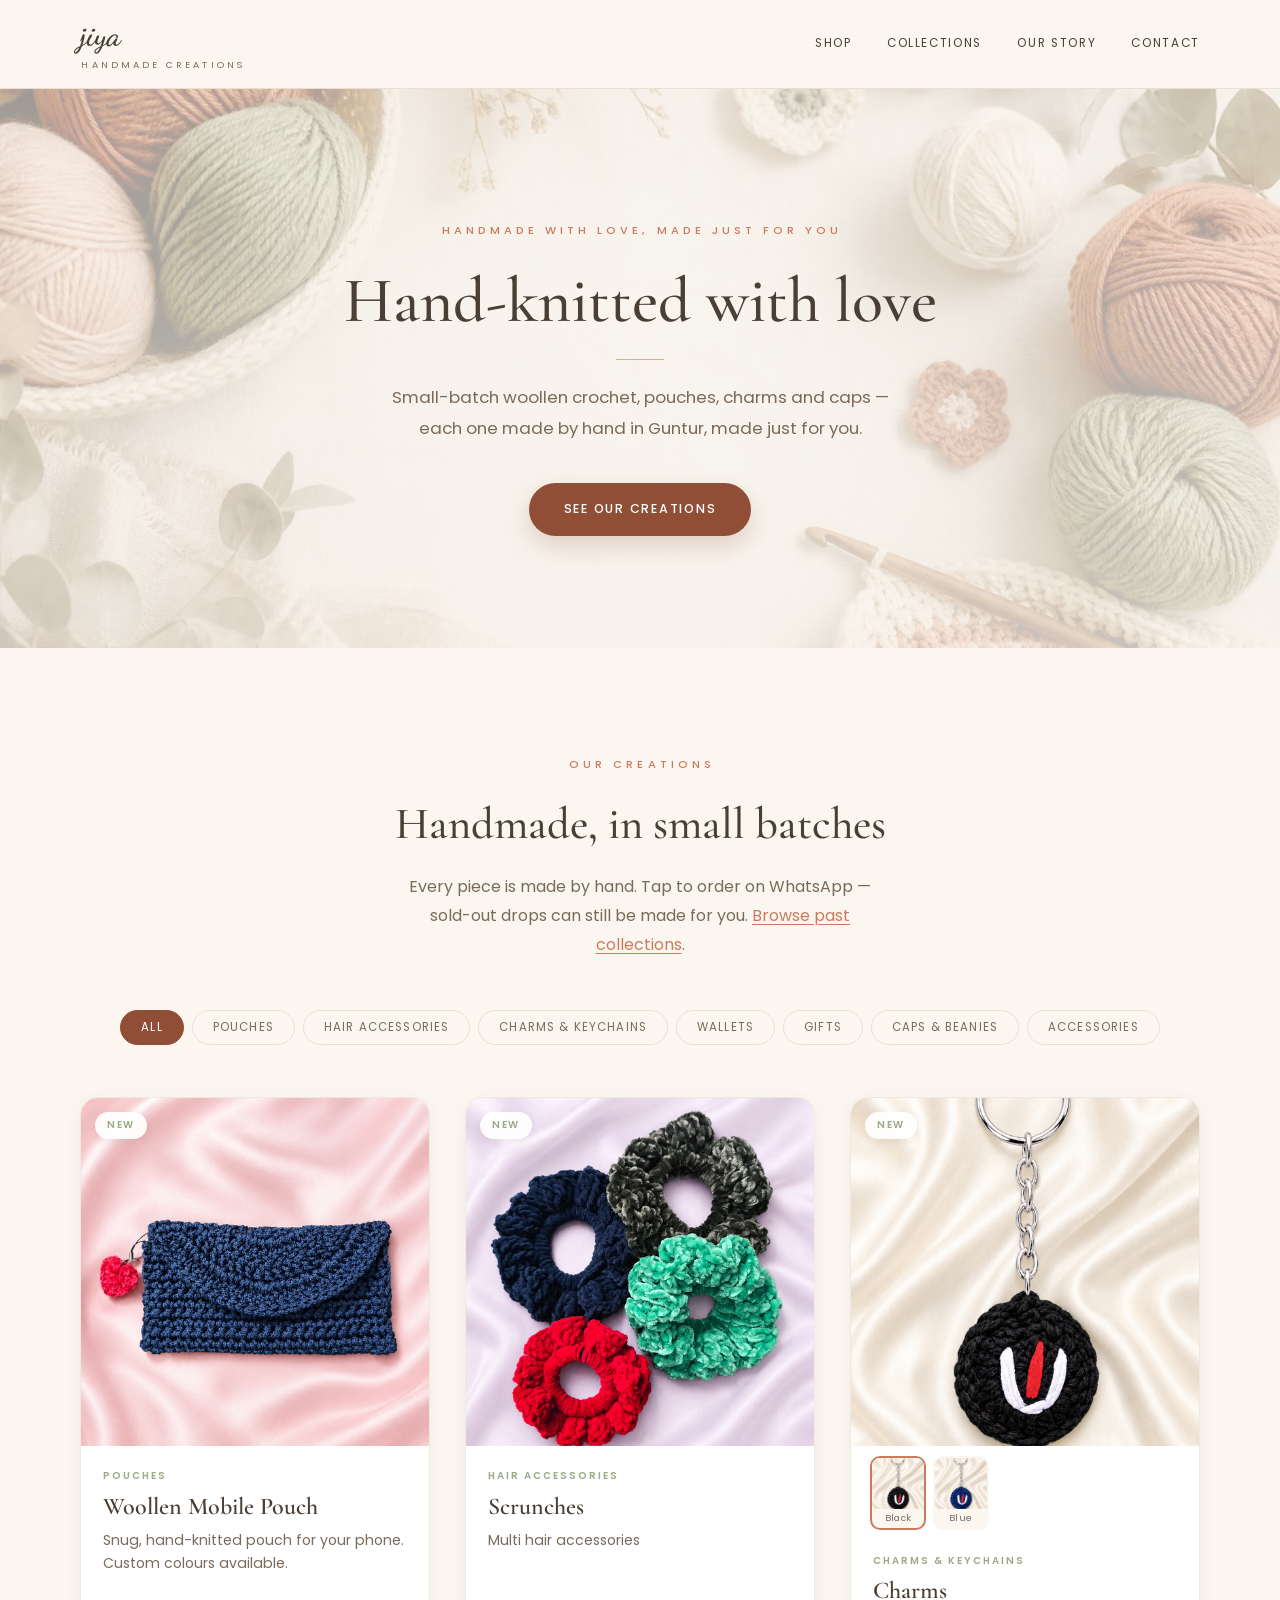
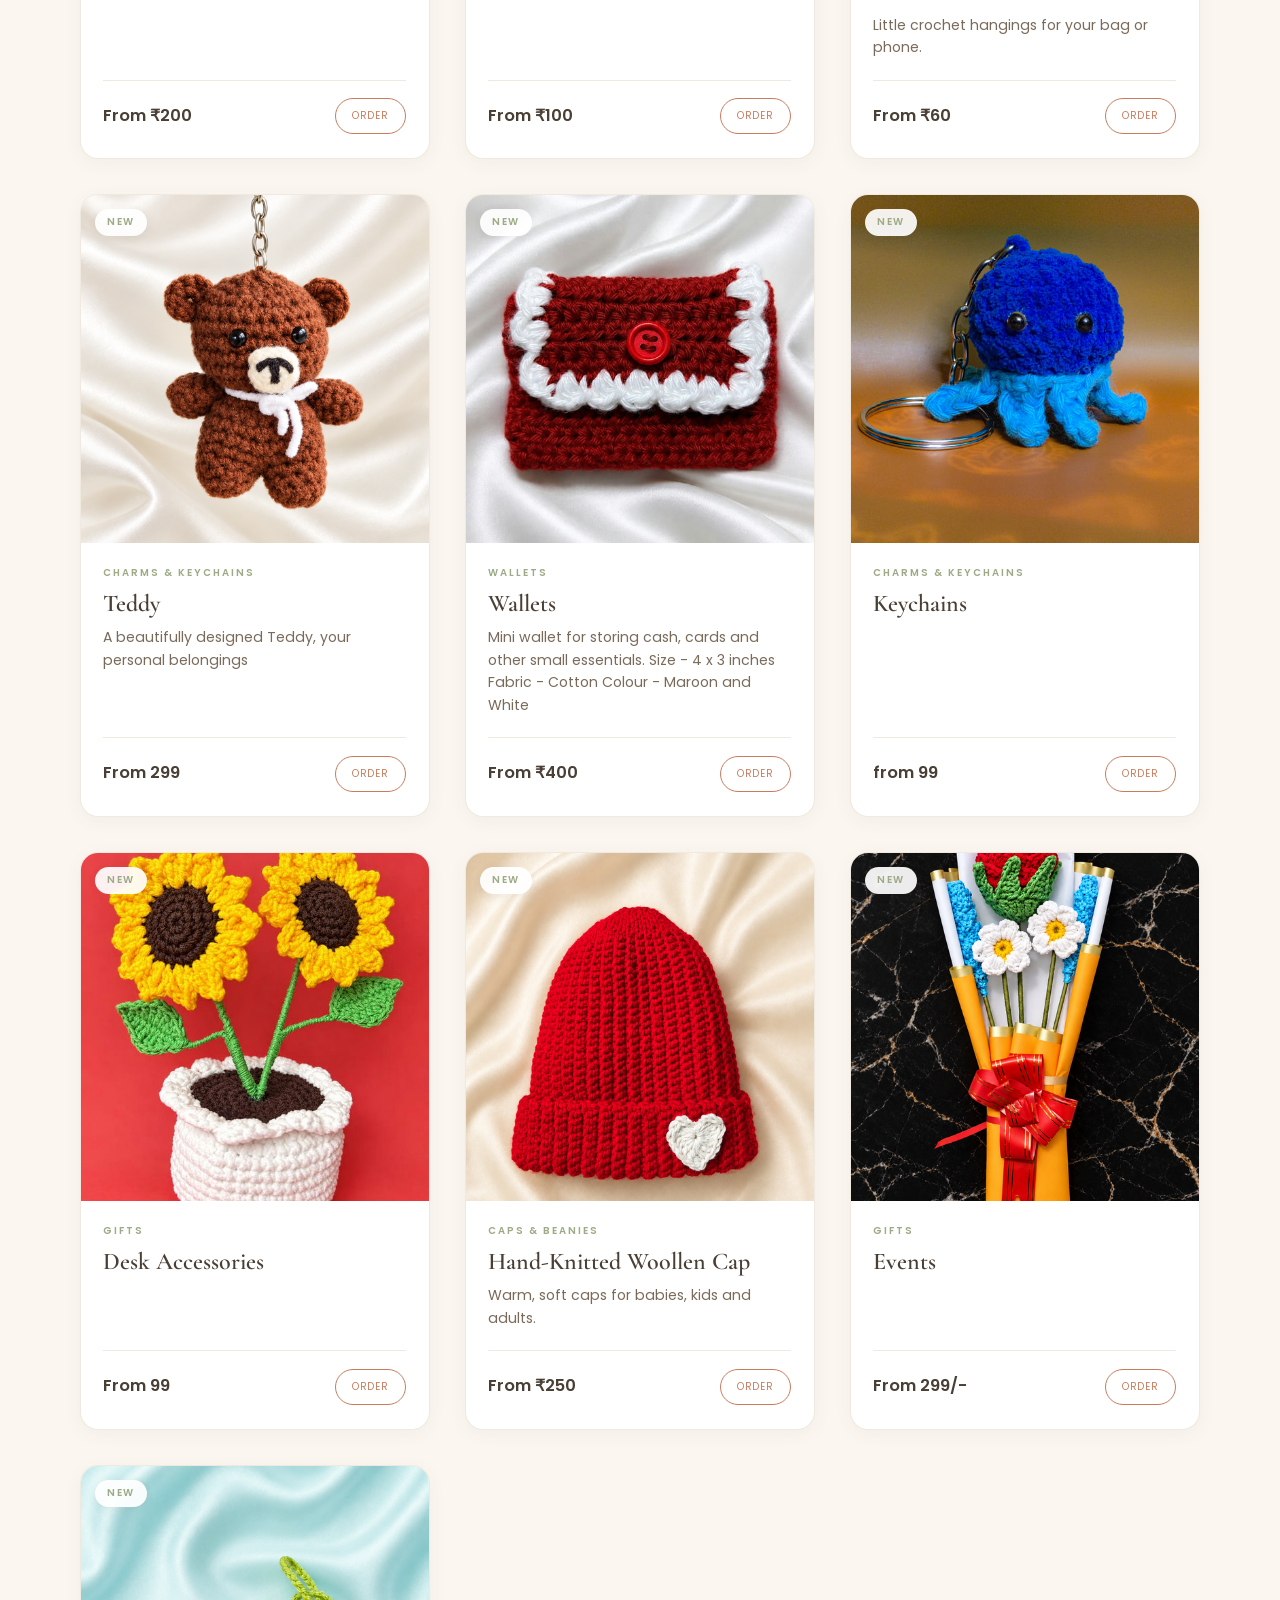
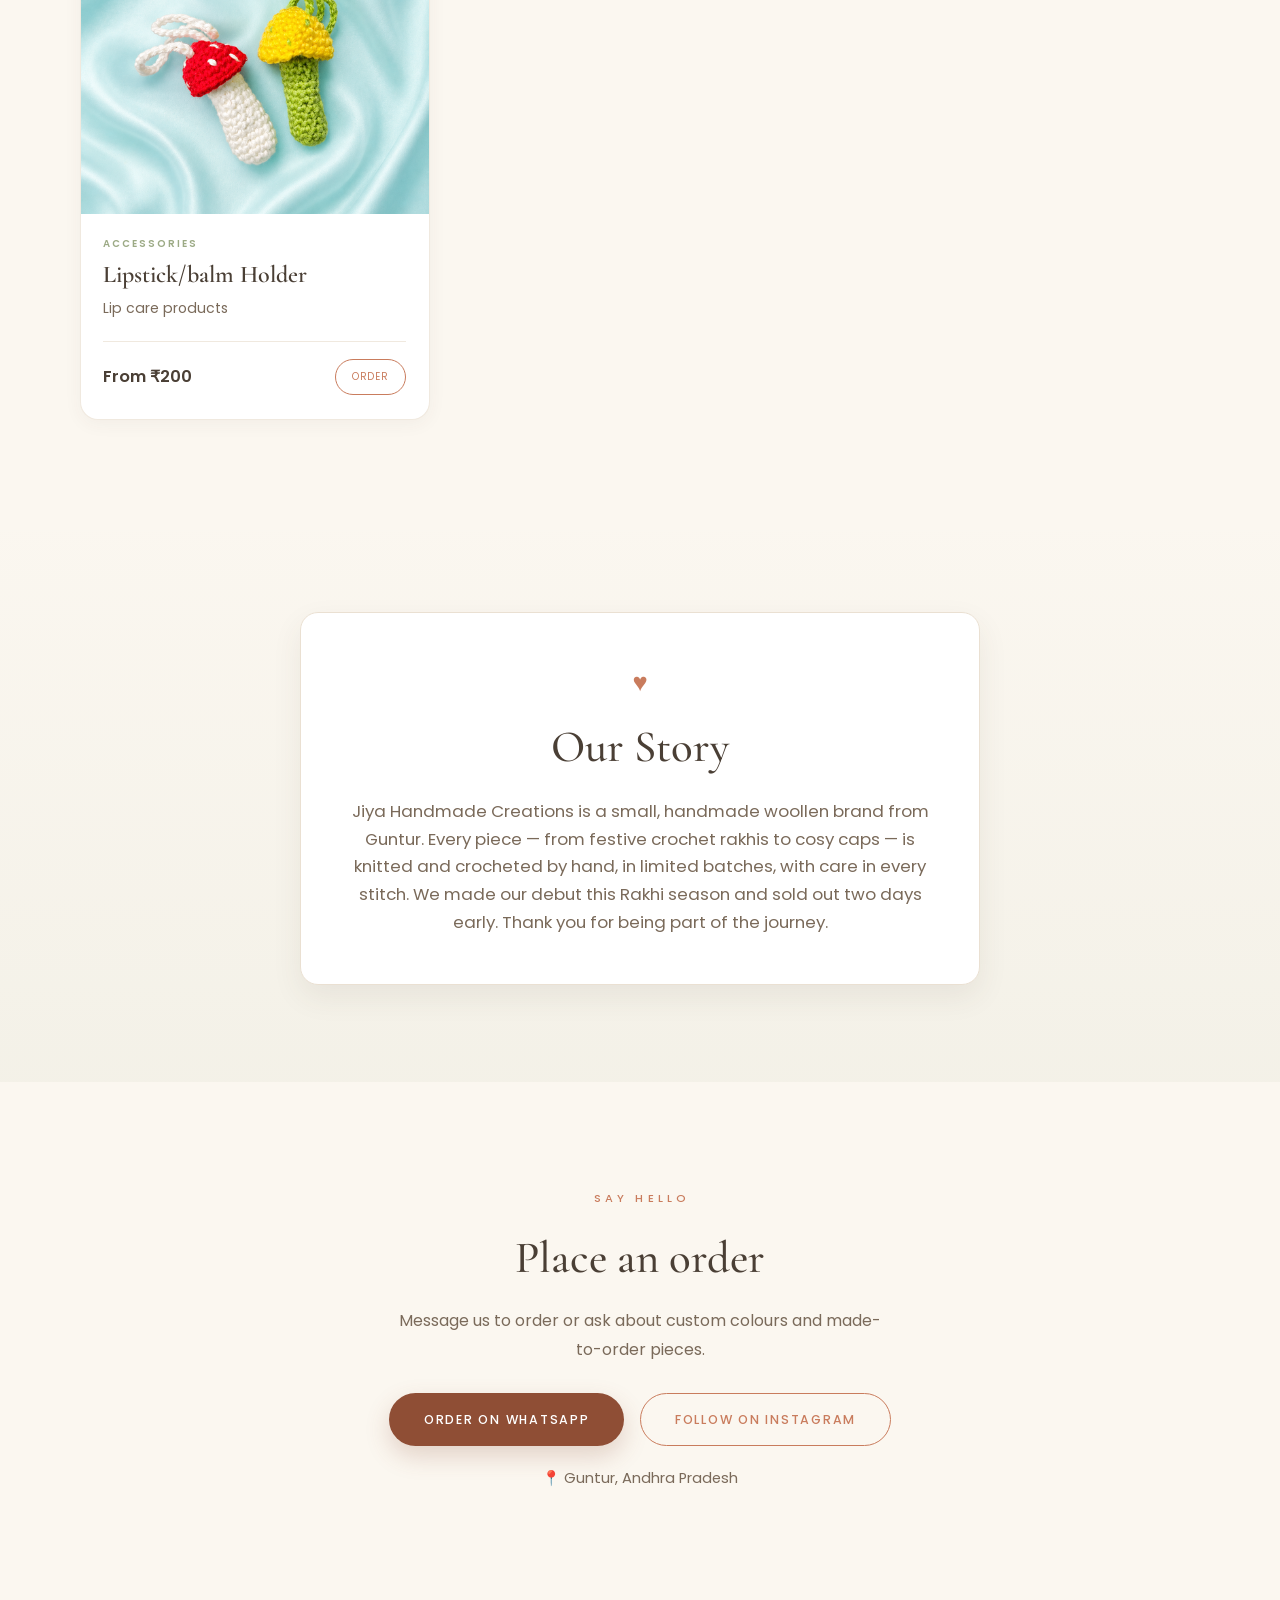
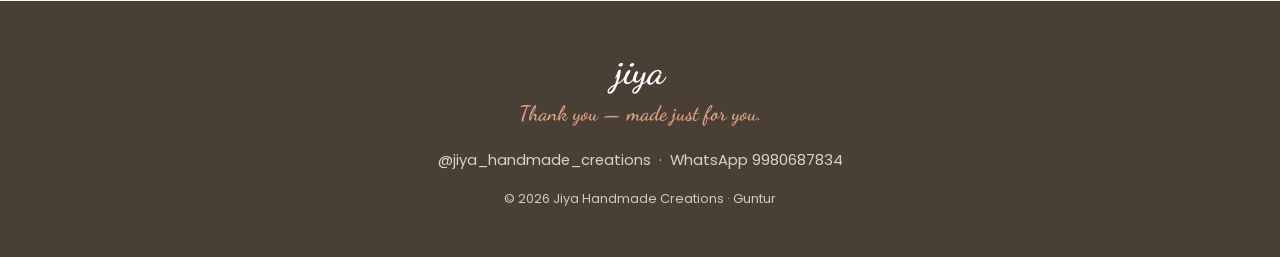
<file: index.html>
<!DOCTYPE html>
<html lang="en">
<head>
  <meta charset="UTF-8" />
  <meta name="viewport" content="width=device-width, initial-scale=1.0" />
  <title>Jiya Handmade Creations — Handmade woollen crochet from Guntur</title>
  <meta name="description" content="Jiya Handmade Creations — small-batch hand-knitted and crochet woollen pouches, charms, caps and festive rakhis, handmade in Guntur. Past drops stay in our collections and can be ordered on demand." />
  <link rel="canonical" href="https://jiyahandmade.com/" />

  <!-- Favicon / icons -->
  <link rel="icon" type="image/png" href="assets/favicon.png" />
  <link rel="apple-touch-icon" href="assets/apple-touch.png" />

  <!-- Social share preview -->
  <meta property="og:title" content="Jiya Handmade Creations" />
  <meta property="og:description" content="Handmade with love, made just for you. Hand-knitted &amp; crochet woollen creations from Guntur." />
  <meta property="og:image" content="https://jiyahandmade.com/assets/og-image.jpg" />
  <meta property="og:url" content="https://jiyahandmade.com/" />
  <meta property="og:type" content="website" />
  <meta name="twitter:card" content="summary_large_image" />
  <meta name="twitter:image" content="https://jiyahandmade.com/assets/og-image.jpg" />

  <script type="application/ld+json">
  {
    "@context": "https://schema.org",
    "@type": "LocalBusiness",
    "name": "Jiya Handmade Creations",
    "description": "Small-batch hand-knitted and crochet woollen creations from Guntur. Festive drops, pouches, charms and caps — made just for you.",
    "image": "https://jiyahandmade.com/assets/og-image.jpg",
    "url": "https://jiyahandmade.com/",
    "telephone": "+919980687834",
    "address": {
      "@type": "PostalAddress",
      "addressLocality": "Guntur",
      "addressRegion": "Andhra Pradesh",
      "addressCountry": "IN"
    },
    "sameAs": ["https://www.instagram.com/jiya_handmade_creations/"]
  }
  </script>

  <link rel="preload" as="font" href="fonts/dancing-script-600.woff2" type="font/woff2" crossorigin />
  <link rel="preload" as="image" href="assets/hero.webp" type="image/webp" fetchpriority="high" />
  <link rel="stylesheet" href="styles.css" />
</head>
<body>

  <!-- ===================== HEADER ===================== -->
  <header class="site-header" id="top">
    <nav class="nav container">
      <a class="brand" href="#top">
        <span class="brand-script">jiya</span>
        <span class="brand-sub">Handmade Creations</span>
      </a>
      <div class="nav-links">
        <a href="#products">Shop</a>
        <a href="collections/">Collections</a>
        <a href="#about">Our Story</a>
        <a href="#contact">Contact</a>
      </div>
    </nav>
  </header>

  <main>

  <!-- ===================== HERO ===================== -->
  <section class="hero">
    <div class="hero-bg" aria-hidden="true">
      <picture>
        <source type="image/webp" srcset="assets/hero.webp" />
        <img src="assets/hero.jpg" alt="" width="1600" height="1067" fetchpriority="high" decoding="async" />
      </picture>
    </div>
    <div class="container hero-inner">
      <p class="eyebrow">Handmade with love, made just for you</p>
      <h1 id="hero-heading" class="hero-heading">Hand-knitted with love</h1>
      <p id="hero-subheading" class="hero-sub">Small-batch woollen crochet, pouches, charms and caps — each one made by hand in Guntur, made just for you.</p>
      <a id="hero-button" href="#products" class="btn btn-primary">See our creations</a>
    </div>
  </section>

  <!-- ===================== PRODUCTS ===================== -->
  <section class="section" id="products">
    <div class="container">
      <div class="section-head reveal">
        <p class="section-eyebrow">Our Creations</p>
        <h2 class="section-title">Handmade, in small batches</h2>
        <p class="section-note">Every piece is made by hand. Tap to order on WhatsApp — sold-out drops can still be made for you. <a href="collections/">Browse past collections</a>.</p>
      </div>

      <div id="filters" class="filters"></div>
      <div id="product-grid" class="product-grid"></div>
      <p id="empty-note" class="empty-note" hidden>Nothing in this category right now. <a href="collections/">See past collections</a> or check back soon.</p>
    </div>
  </section>

  <!-- ===================== ABOUT ===================== -->
  <section class="section section-about" id="about">
    <div class="container about-inner">
      <div class="about-card reveal">
        <span class="about-heart" aria-hidden="true">♥</span>
        <h2 id="about-heading" class="section-title">Our Story</h2>
        <p id="about-text" class="about-text">Jiya Handmade Creations is a small, handmade woollen brand from Guntur. Every piece — from festive crochet rakhis to cosy caps — is knitted and crocheted by hand, in limited batches, with care in every stitch. We made our debut this Rakhi season and sold out two days early. Thank you for being part of the journey.</p>
      </div>
    </div>
  </section>

  <!-- ===================== CONTACT ===================== -->
  <section class="section section-contact" id="contact">
    <div class="container contact-inner reveal">
      <p class="section-eyebrow">Say hello</p>
      <h2 class="section-title">Place an order</h2>
      <p class="section-note">Message us to order or ask about custom colours and made-to-order pieces.</p>
      <div class="contact-buttons">
        <a id="contact-whatsapp" class="btn btn-primary" href="#" target="_blank" rel="noopener">Order on WhatsApp</a>
        <a id="contact-instagram" class="btn btn-outline" href="#" target="_blank" rel="noopener">Follow on Instagram</a>
      </div>
      <p id="contact-location" class="contact-location"></p>
    </div>
  </section>

  </main>

  <!-- ===================== FOOTER ===================== -->
  <footer class="site-footer">
    <div class="container footer-inner">
      <span class="brand-script footer-logo">jiya</span>
      <p class="footer-tagline">Thank you — made just for you.</p>
      <p id="footer-contact" class="footer-contact"></p>
      <p class="footer-copy">&copy; <span id="year">2026</span> Jiya Handmade Creations · Guntur</p>
    </div>
  </footer>

  <script src="content.js" defer></script>
  <script src="cards.js" defer></script>
  <script src="app.js" defer></script>
</body>
</html>
</file>
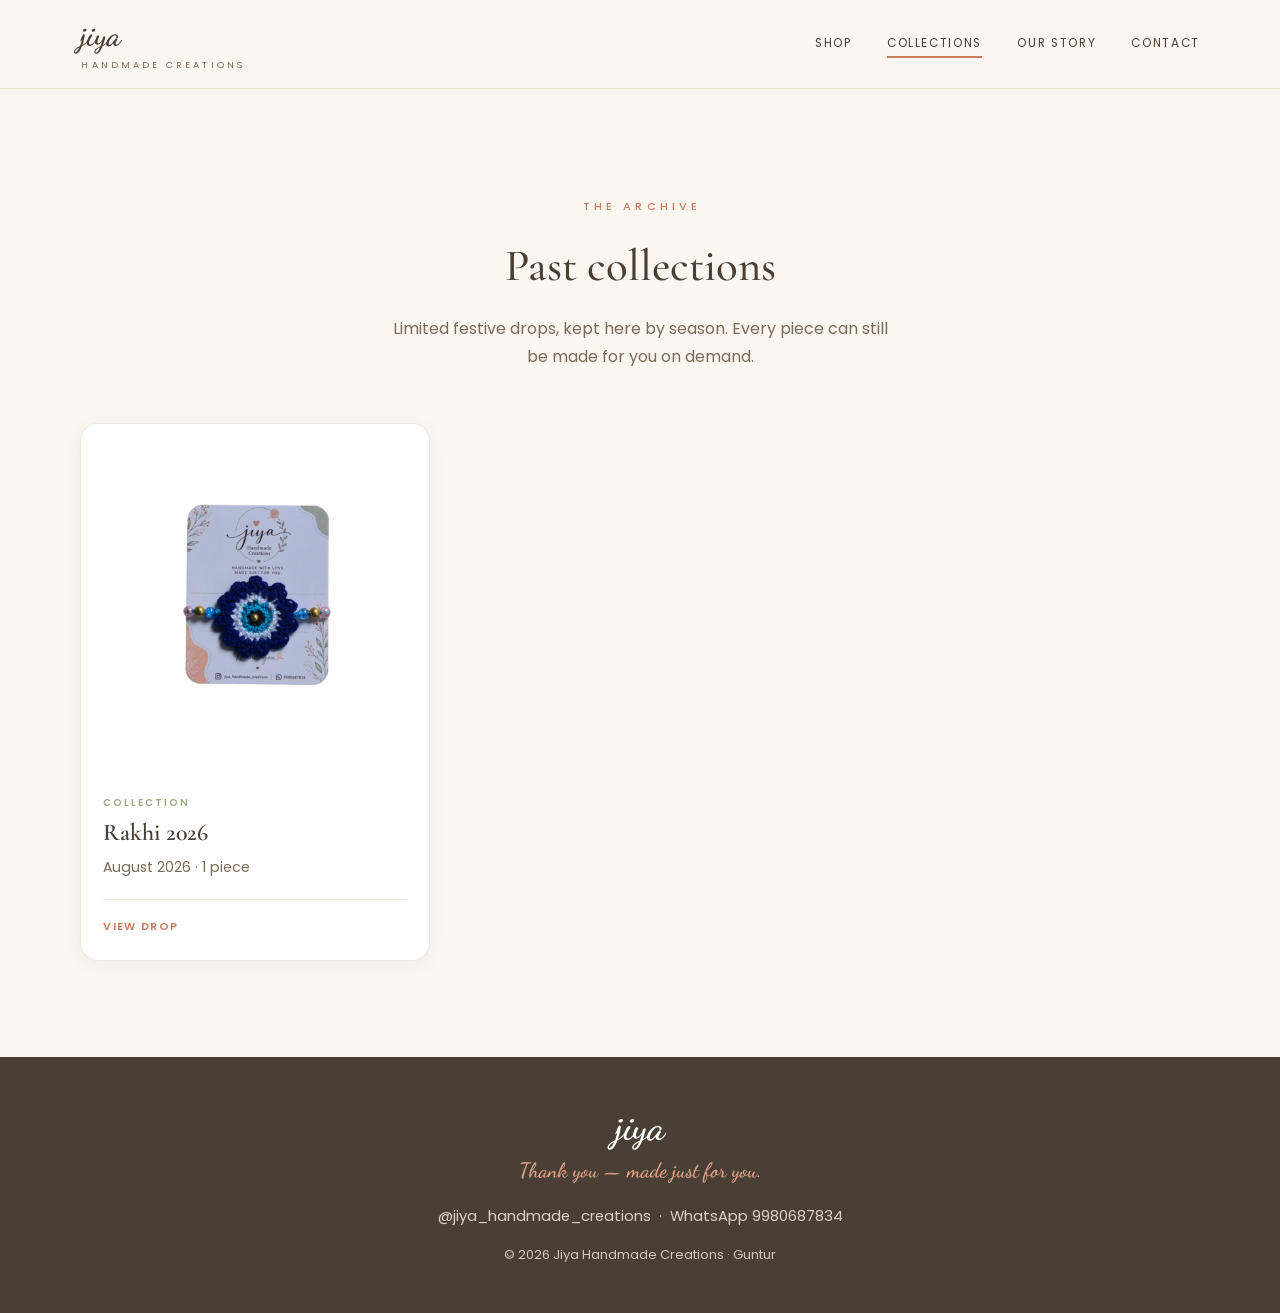
<file: collections/index.html>
<!DOCTYPE html>
<html lang="en">
<head>
  <meta charset="UTF-8" />
  <meta name="viewport" content="width=device-width, initial-scale=1.0" />
  <title>Past collections — Jiya Handmade Creations</title>
  <meta name="description" content="Past seasonal collections from Jiya Handmade Creations — limited festive drops from Guntur, still available on demand." />
  <link rel="canonical" href="https://jiyahandmade.com/collections/" />
  <link rel="icon" type="image/png" href="../assets/favicon.png" />
  <link rel="apple-touch-icon" href="../assets/apple-touch.png" />
  <meta property="og:title" content="Past collections — Jiya Handmade Creations" />
  <meta property="og:description" content="Past seasonal collections from Jiya Handmade Creations — limited festive drops from Guntur, still available on demand." />
  <meta property="og:image" content="https://jiyahandmade.com/assets/og-image.jpg" />
  <meta property="og:url" content="https://jiyahandmade.com/collections/" />
  <meta property="og:type" content="website" />
  <meta name="twitter:card" content="summary_large_image" />
  <meta name="twitter:image" content="https://jiyahandmade.com/assets/og-image.jpg" />
  <link rel="preload" as="font" href="../fonts/dancing-script-600.woff2" type="font/woff2" crossorigin />
  <link rel="stylesheet" href="../styles.css" />
  <script type="application/ld+json">{"@context":"https://schema.org","@type":"CollectionPage","name":"Past collections — Jiya Handmade Creations","url":"https://jiyahandmade.com/collections/","isPartOf":{"@type":"WebSite","name":"Jiya Handmade Creations","url":"https://jiyahandmade.com/"}}</script>
</head>
<body>

  <header class="site-header" id="top">
    <nav class="nav container">
      <a class="brand" href="../">
        <span class="brand-script">jiya</span>
        <span class="brand-sub">Handmade Creations</span>
      </a>
      <div class="nav-links">
        <a href="../#products">Shop</a>
        <a href="index.html" aria-current="page">Collections</a>
        <a href="../#about">Our Story</a>
        <a href="../#contact">Contact</a>
      </div>
    </nav>
  </header>
  <main>
  <section class="section">
    <div class="container">
      <div class="section-head">
        <p class="section-eyebrow">The archive</p>
        <h1 class="section-title">Past collections</h1>
        <p class="section-note">Limited festive drops, kept here by season. Every piece can still be made for you on demand.</p>
      </div>
      <div class="collection-grid"><a class="card collection-card" href="rakhi-2026.html">
          <div class="card-media"><img src="../images/products/recSxWD71sYirhQzr.png" alt="Rakhi 2026" width="600" height="600" /></div>
          <div class="card-body">
            <span class="card-cat">Collection</span>
            <h2 class="card-name">Rakhi 2026</h2>
            <p class="card-desc">August 2026 · 1 piece</p>
            <p class="collection-cta">View drop</p>
          </div>
        </a></div>
    </div>
  </section>

  </main>
  <footer class="site-footer">
    <div class="container footer-inner">
      <span class="brand-script footer-logo">jiya</span>
      <p class="footer-tagline">Thank you — made just for you.</p>
      <p class="footer-contact">@jiya_handmade_creations &nbsp;·&nbsp; WhatsApp 9980687834</p>
      <p class="footer-copy">&copy; 2026 Jiya Handmade Creations · Guntur</p>
    </div>
  </footer>
</body>
</html>
</file>
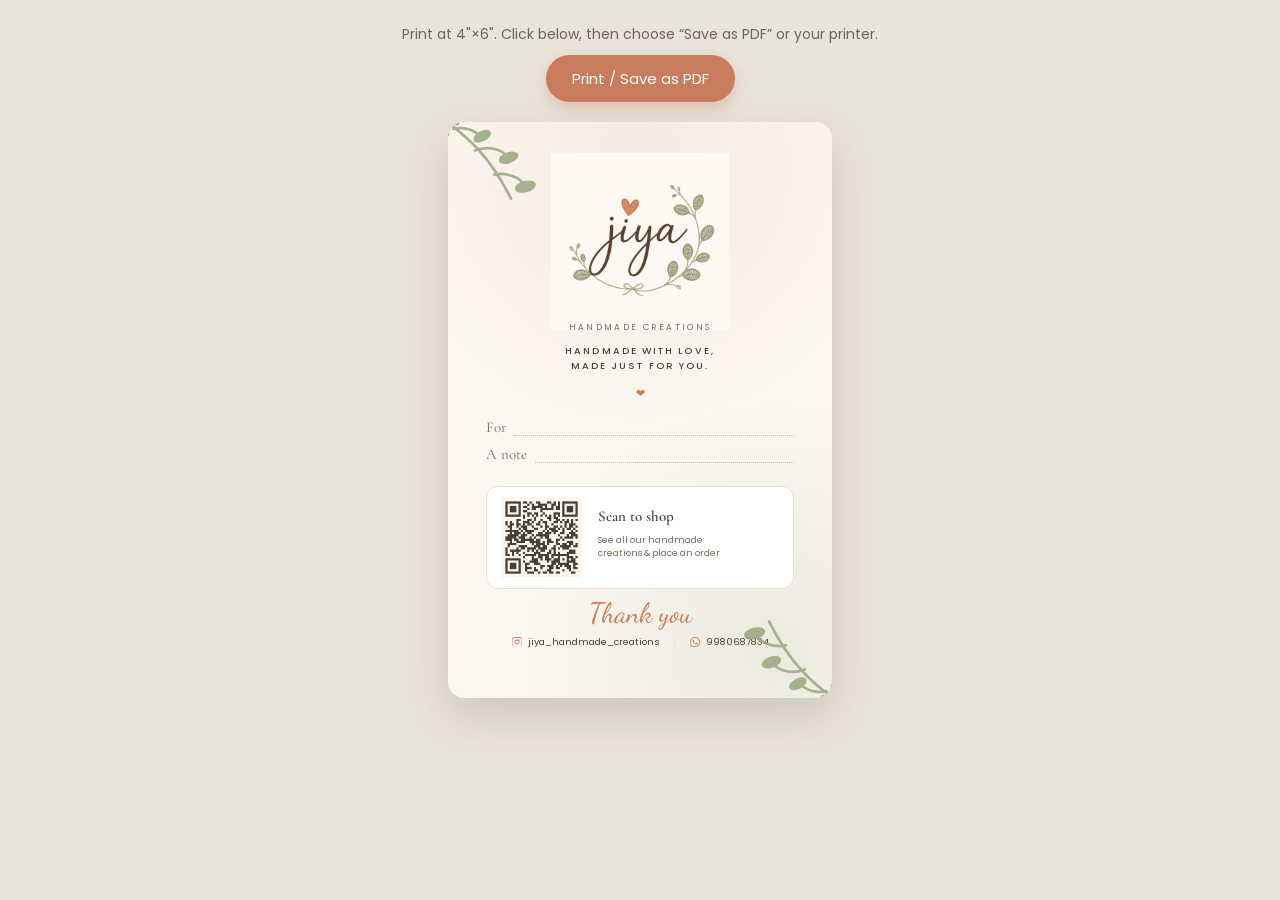
<file: thank-you-card.html>
<!DOCTYPE html>
<html lang="en">
<head>
<meta charset="UTF-8" />
<meta name="viewport" content="width=device-width, initial-scale=1.0" />
<title>Jiya — Printable Thank You Card</title>
<link rel="preconnect" href="https://fonts.googleapis.com" />
<link rel="preconnect" href="https://fonts.gstatic.com" crossorigin />
<link href="https://fonts.googleapis.com/css2?family=Cormorant+Garamond:wght@500;600&family=Dancing+Script:wght@600;700&family=Poppins:wght@300;400;500&display=swap" rel="stylesheet" />
<style>
  :root {
    --terracotta: #C97C5D;
    --blush: #E0A085;
    --sage: #9CAA85;
    --cocoa: #4A3F35;
    --taupe: #7A6A5A;
    --cream: #FBF7F0;
    --sand: #EAE0D2;
  }

  * { box-sizing: border-box; }

  body {
    margin: 0;
    background: #e9e4db;
    font-family: "Poppins", sans-serif;
    color: var(--cocoa);
    display: flex;
    flex-direction: column;
    align-items: center;
    padding: 24px;
  }

  /* Screen-only helper bar */
  .toolbar {
    margin-bottom: 20px;
    text-align: center;
  }
  .toolbar p { color: #6b6459; font-size: 14px; margin: 0 0 10px; }
  .print-btn {
    font-family: "Poppins", sans-serif;
    background: var(--terracotta);
    color: #fff;
    border: none;
    padding: 12px 26px;
    border-radius: 999px;
    font-size: 15px;
    cursor: pointer;
    box-shadow: 0 6px 16px rgba(201,124,93,.35);
  }

  /* ---- The card ---- */
  .card {
    position: relative;
    width: 4in;
    height: 6in;
    background:
      radial-gradient(circle at 50% 8%, rgba(224,160,133,.14), transparent 45%),
      radial-gradient(circle at 85% 92%, rgba(156,170,133,.16), transparent 40%),
      var(--cream);
    border-radius: 16px;
    overflow: hidden;
    box-shadow: 0 18px 45px rgba(74,63,53,.18);
    padding: 0.32in 0.4in 0.28in;
    display: flex;
    flex-direction: column;
    align-items: center;
    text-align: center;
  }

  /* Corner botanicals */
  .sprig {
    position: absolute;
    width: 1.5in;
    height: 1.5in;
    opacity: .9;
    pointer-events: none;
  }
  .sprig.tl { top: -0.18in; left: -0.22in; transform: rotate(0deg); }
  .sprig.br { bottom: -0.18in; right: -0.22in; transform: rotate(180deg); }

  .logo {
    width: 1.85in;
    height: auto;
    margin-top: 0;
  }
  .brand-sub {
    font-size: 8.5px;
    letter-spacing: .28em;
    text-transform: uppercase;
    color: var(--taupe);
    margin-top: -0.1in;
    margin-bottom: 0.08in;
  }

  .tagline {
    font-size: 9.5px;
    letter-spacing: .22em;
    text-transform: uppercase;
    color: var(--cocoa);
    font-weight: 500;
    line-height: 1.6;
    margin: 0.02in 0 0.1in;
  }

  .divider {
    color: var(--terracotta);
    font-size: 11px;
    margin: 0.02in 0;
  }

  /* Handwriting note lines */
  .notes {
    width: 100%;
    margin: 0.04in 0 0.1in;
  }
  .note-row {
    display: flex;
    align-items: flex-end;
    gap: 8px;
    margin: 0.1in 0;
  }
  .note-label {
    font-family: "Cormorant Garamond", serif;
    font-size: 15px;
    color: var(--taupe);
    white-space: nowrap;
  }
  .note-line {
    flex: 1;
    border-bottom: 1.4px dotted #c9bda9;
    height: 0.16in;
  }

  /* QR block */
  .qr-block {
    display: flex;
    align-items: center;
    gap: 0.16in;
    background: #fff;
    border: 1px solid var(--sand);
    border-radius: 12px;
    padding: 0.1in 0.14in;
    margin: 0.04in 0 0.02in;
    width: 100%;
  }
  .qr-block img { width: 0.85in; height: 0.85in; display: block; }
  .qr-text { text-align: left; }
  .qr-text .scan {
    font-family: "Cormorant Garamond", serif;
    font-weight: 600;
    font-size: 15px;
    color: var(--cocoa);
    line-height: 1.2;
    margin: 0 0 2px;
  }
  .qr-text .scan-sub {
    font-size: 9px;
    color: var(--taupe);
    line-height: 1.35;
  }

  .thankyou {
    font-family: "Dancing Script", cursive;
    font-size: 28px;
    color: var(--terracotta);
    margin: 0.09in 0 0.02in;
    line-height: 1;
  }

  .contact {
    display: flex;
    align-items: center;
    justify-content: center;
    gap: 0.14in;
    font-size: 9.5px;
    color: var(--cocoa);
    margin-top: 0.06in;
  }
  .contact .item { display: flex; align-items: center; gap: 5px; }
  .contact svg { width: 12px; height: 12px; fill: var(--terracotta); }
  .contact .sep { color: var(--sand); }

  @media print {
    @page { size: 4in 6in; margin: 0; }
    body { background: #fff; padding: 0; display: block; }
    .toolbar { display: none; }
    .card {
      box-shadow: none;
      border-radius: 0;
      width: 4in;
      height: 6in;
    }
  }

  /* Clean, card-only view for previews (add #preview to the URL) */
  body.previewmode { padding: 0; background: #efe9df; }
  body.previewmode .toolbar { display: none; }
</style>
</head>
<body>

  <div class="toolbar">
    <p>Print at 4&quot;&times;6&quot;. Click below, then choose &ldquo;Save as PDF&rdquo; or your printer.</p>
    <button class="print-btn" onclick="window.print()">Print / Save as PDF</button>
  </div>

  <div class="card">
    <!-- corner botanicals -->
    <svg class="sprig tl" viewBox="0 0 120 120" xmlns="http://www.w3.org/2000/svg" aria-hidden="true">
      <g fill="none" stroke="#9CAA85" stroke-width="2.2" stroke-linecap="round">
        <path d="M8 8 C34 26, 52 42, 70 78" />
        <path d="M22 20 C30 18, 40 20, 46 28" />
        <path d="M40 38 C50 34, 62 36, 68 44" />
        <path d="M56 58 C66 56, 78 60, 82 68" />
      </g>
      <g fill="#9CAA85">
        <ellipse cx="46" cy="26" rx="8" ry="4.4" transform="rotate(-28 46 26)"/>
        <ellipse cx="68" cy="44" rx="8.5" ry="4.6" transform="rotate(-20 68 44)"/>
        <ellipse cx="82" cy="68" rx="9" ry="4.8" transform="rotate(-14 82 68)"/>
      </g>
      <g fill="#C97C5D">
        <circle cx="24" cy="14" r="3.1"/>
        <circle cx="33" cy="10" r="2.6"/>
        <circle cx="16" cy="24" r="2.6"/>
      </g>
    </svg>

    <svg class="sprig br" viewBox="0 0 120 120" xmlns="http://www.w3.org/2000/svg" aria-hidden="true">
      <g fill="none" stroke="#9CAA85" stroke-width="2.2" stroke-linecap="round">
        <path d="M8 8 C34 26, 52 42, 70 78" />
        <path d="M22 20 C30 18, 40 20, 46 28" />
        <path d="M40 38 C50 34, 62 36, 68 44" />
        <path d="M56 58 C66 56, 78 60, 82 68" />
      </g>
      <g fill="#9CAA85">
        <ellipse cx="46" cy="26" rx="8" ry="4.4" transform="rotate(-28 46 26)"/>
        <ellipse cx="68" cy="44" rx="8.5" ry="4.6" transform="rotate(-20 68 44)"/>
        <ellipse cx="82" cy="68" rx="9" ry="4.8" transform="rotate(-14 82 68)"/>
      </g>
      <g fill="#E0A085">
        <circle cx="24" cy="14" r="3.1"/>
        <circle cx="33" cy="10" r="2.6"/>
        <circle cx="16" cy="24" r="2.6"/>
      </g>
    </svg>

    <img class="logo" src="assets/jiya-logo.png" alt="Jiya Handmade Creations" />
    <div class="brand-sub">Handmade Creations</div>

    <div class="tagline">Handmade with love,<br/>made just for you.</div>

    <div class="divider">&#10084;</div>

    <div class="notes">
      <div class="note-row">
        <span class="note-label">For</span>
        <span class="note-line"></span>
      </div>
      <div class="note-row">
        <span class="note-label">A note</span>
        <span class="note-line"></span>
      </div>
    </div>

    <div class="qr-block">
      <img src="assets/qr-jiya-site.png" alt="Scan to shop Jiya" />
      <div class="qr-text">
        <p class="scan">Scan to shop</p>
        <p class="scan-sub">See all our handmade<br/>creations &amp; place an order</p>
      </div>
    </div>

    <div class="thankyou">Thank you</div>

    <div class="contact">
      <span class="item">
        <svg viewBox="0 0 24 24" aria-hidden="true"><path d="M12 2.2c3.2 0 3.58.01 4.85.07 1.17.05 1.8.25 2.22.42.56.22.96.48 1.38.9.42.42.68.82.9 1.38.17.42.37 1.05.42 2.22.06 1.27.07 1.65.07 4.85s-.01 3.58-.07 4.85c-.05 1.17-.25 1.8-.42 2.22-.22.56-.48.96-.9 1.38-.42.42-.82.68-1.38.9-.42.17-1.05.37-2.22.42-1.27.06-1.65.07-4.85.07s-3.58-.01-4.85-.07c-1.17-.05-1.8-.25-2.22-.42a3.7 3.7 0 0 1-1.38-.9 3.7 3.7 0 0 1-.9-1.38c-.17-.42-.37-1.05-.42-2.22C2.21 15.58 2.2 15.2 2.2 12s.01-3.58.07-4.85c.05-1.17.25-1.8.42-2.22.22-.56.48-.96.9-1.38.42-.42.82-.68 1.38-.9.42-.17 1.05-.37 2.22-.42C8.42 2.21 8.8 2.2 12 2.2zm0 1.8c-3.15 0-3.5.01-4.74.07-.98.04-1.51.21-1.86.35-.47.18-.8.4-1.15.75-.35.35-.57.68-.75 1.15-.14.35-.31.88-.35 1.86-.06 1.24-.07 1.59-.07 4.74s.01 3.5.07 4.74c.04.98.21 1.51.35 1.86.18.47.4.8.75 1.15.35.35.68.57 1.15.75.35.14.88.31 1.86.35 1.24.06 1.59.07 4.74.07s3.5-.01 4.74-.07c.98-.04 1.51-.21 1.86-.35.47-.18.8-.4 1.15-.75.35-.35.57-.68.75-1.15.14-.35.31-.88.35-1.86.06-1.24.07-1.59.07-4.74s-.01-3.5-.07-4.74c-.04-.98-.21-1.51-.35-1.86a3.1 3.1 0 0 0-.75-1.15 3.1 3.1 0 0 0-1.15-.75c-.35-.14-.88-.31-1.86-.35C15.5 4.01 15.15 4 12 4zm0 3.06A4.94 4.94 0 1 1 12 17a4.94 4.94 0 0 1 0-9.88zm0 1.8a3.14 3.14 0 1 0 0 6.28 3.14 3.14 0 0 0 0-6.28zm5.15-1.02a1.15 1.15 0 1 1-2.3 0 1.15 1.15 0 0 1 2.3 0z"/></svg>
        jiya_handmade_creations
      </span>
      <span class="sep">|</span>
      <span class="item">
        <svg viewBox="0 0 24 24" aria-hidden="true"><path d="M19.05 4.91A9.82 9.82 0 0 0 12.04 2C6.58 2 2.13 6.45 2.13 11.91c0 1.75.46 3.45 1.32 4.95L2 22l5.25-1.38a9.9 9.9 0 0 0 4.79 1.22h.01c5.46 0 9.9-4.45 9.9-9.91 0-2.65-1.03-5.14-2.9-7.02zM12.05 20.15h-.01a8.2 8.2 0 0 1-4.19-1.15l-.3-.18-3.12.82.83-3.04-.2-.31a8.19 8.19 0 0 1-1.26-4.38c0-4.54 3.7-8.23 8.24-8.23 2.2 0 4.27.86 5.82 2.42a8.18 8.18 0 0 1 2.41 5.82c0 4.54-3.69 8.23-8.24 8.23zm4.52-6.16c-.25-.12-1.47-.72-1.69-.81-.23-.08-.39-.12-.56.12-.16.25-.64.81-.79.97-.14.16-.29.18-.54.06-.25-.12-1.05-.39-1.99-1.23-.74-.66-1.23-1.47-1.38-1.72-.14-.25-.02-.38.11-.5.11-.11.25-.29.37-.43.12-.14.16-.25.25-.41.08-.16.04-.31-.02-.43-.06-.12-.56-1.34-.76-1.84-.2-.48-.4-.42-.56-.43-.14 0-.31-.01-.47-.01a.9.9 0 0 0-.65.31c-.22.25-.85.83-.85 2.02s.87 2.35.99 2.51c.12.16 1.71 2.61 4.14 3.66.58.25 1.03.4 1.38.51.58.18 1.11.16 1.53.1.47-.07 1.47-.6 1.67-1.18.21-.58.21-1.07.14-1.18-.06-.11-.22-.17-.47-.29z"/></svg>
        9980687834
      </span>
    </div>
  </div>

  <script>
    if (location.hash === "#preview") document.body.classList.add("previewmode");
  </script>
</body>
</html>
</file>
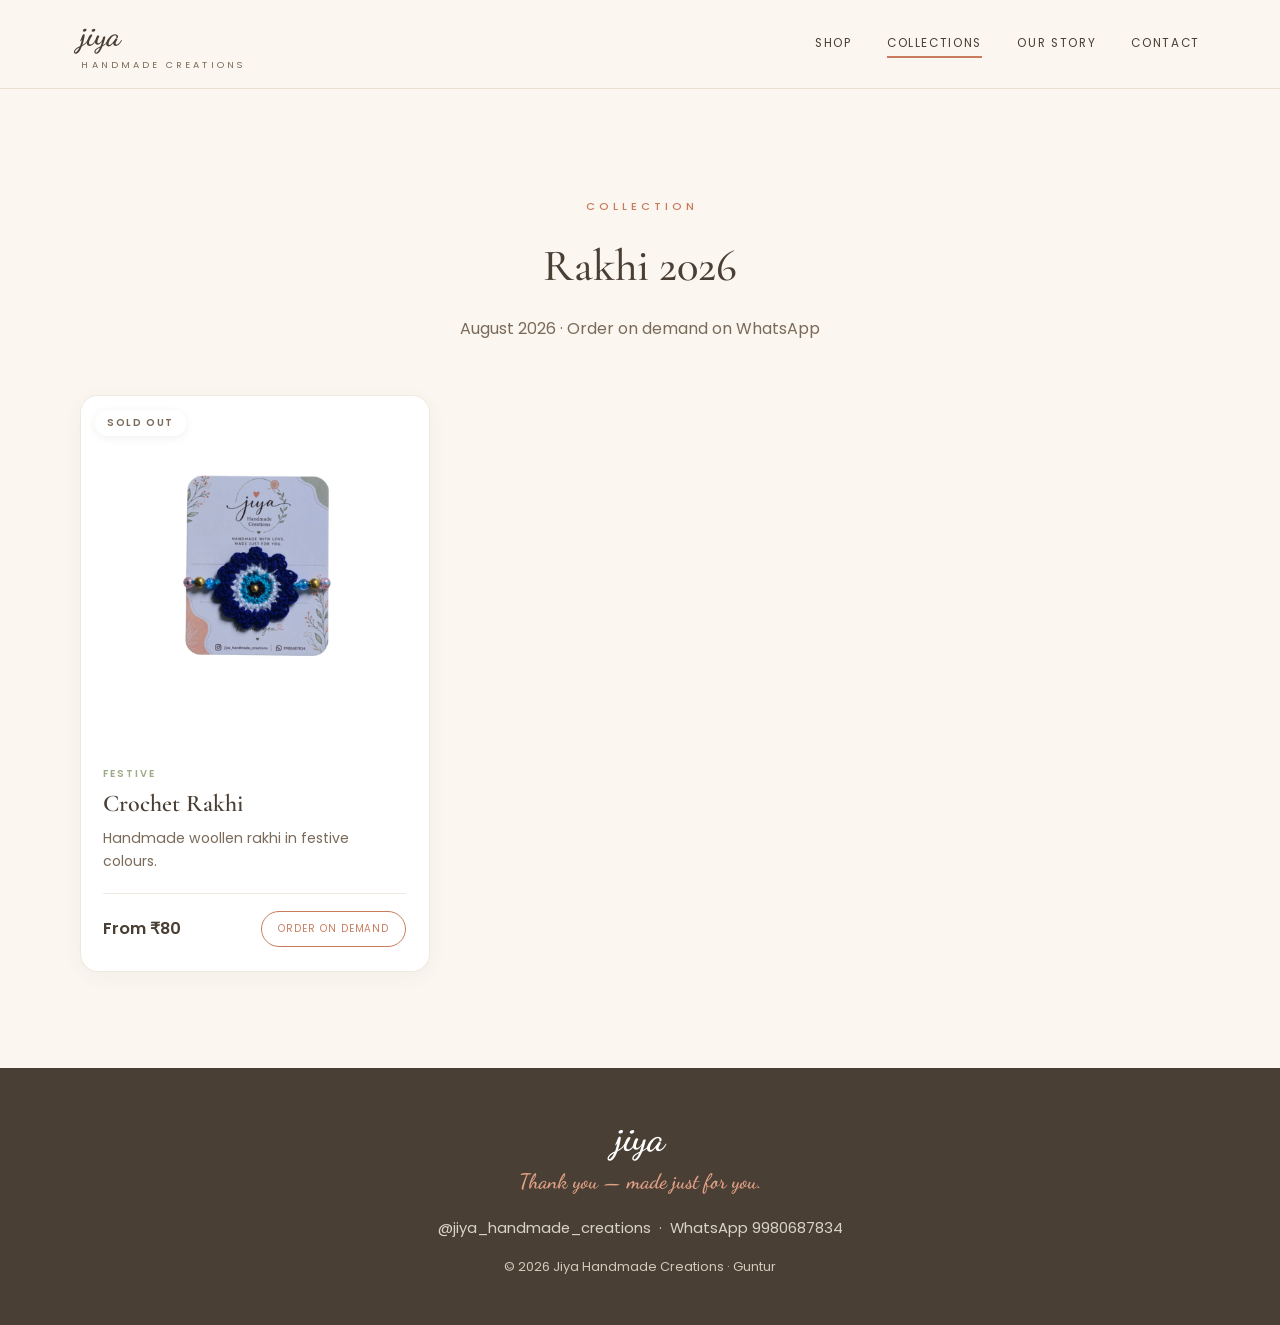
<file: collections/rakhi-2026.html>
<!DOCTYPE html>
<html lang="en">
<head>
  <meta charset="UTF-8" />
  <meta name="viewport" content="width=device-width, initial-scale=1.0" />
  <title>Rakhi 2026 — Jiya Handmade Creations</title>
  <meta name="description" content="Rakhi 2026 (August 2026) — handmade woollen pieces from Jiya Handmade Creations in Guntur. Order on demand on WhatsApp." />
  <link rel="canonical" href="https://jiyahandmade.com/collections/rakhi-2026.html" />
  <link rel="icon" type="image/png" href="../assets/favicon.png" />
  <link rel="apple-touch-icon" href="../assets/apple-touch.png" />
  <meta property="og:title" content="Rakhi 2026 — Jiya Handmade Creations" />
  <meta property="og:description" content="Rakhi 2026 (August 2026) — handmade woollen pieces from Jiya Handmade Creations in Guntur. Order on demand on WhatsApp." />
  <meta property="og:image" content="https://jiyahandmade.com/images/products/recSxWD71sYirhQzr.png" />
  <meta property="og:url" content="https://jiyahandmade.com/collections/rakhi-2026.html" />
  <meta property="og:type" content="website" />
  <meta name="twitter:card" content="summary_large_image" />
  <meta name="twitter:image" content="https://jiyahandmade.com/images/products/recSxWD71sYirhQzr.png" />
  <link rel="preload" as="font" href="../fonts/dancing-script-600.woff2" type="font/woff2" crossorigin />
  <link rel="stylesheet" href="../styles.css" />
  <script type="application/ld+json">{"@context":"https://schema.org","@type":"ItemList","name":"Rakhi 2026 — Jiya Handmade Creations","description":"Rakhi 2026 (August 2026) — handmade woollen pieces from Jiya Handmade Creations in Guntur. Order on demand on WhatsApp.","url":"https://jiyahandmade.com/collections/rakhi-2026.html","numberOfItems":1,"itemListElement":[{"@type":"ListItem","position":1,"item":{"@type":"Product","name":"Crochet Rakhi","description":"Handmade woollen rakhi in festive colours.","image":"https://jiyahandmade.com/images/products/recSxWD71sYirhQzr.png","brand":{"@type":"Brand","name":"Jiya Handmade Creations"}}}]}</script>
</head>
<body>

  <header class="site-header" id="top">
    <nav class="nav container">
      <a class="brand" href="../">
        <span class="brand-script">jiya</span>
        <span class="brand-sub">Handmade Creations</span>
      </a>
      <div class="nav-links">
        <a href="../#products">Shop</a>
        <a href="index.html" aria-current="page">Collections</a>
        <a href="../#about">Our Story</a>
        <a href="../#contact">Contact</a>
      </div>
    </nav>
  </header>
  <main>
  <section class="section">
    <div class="container">
      <div class="section-head">
        <p class="section-eyebrow">Collection</p>
        <h1 class="section-title">Rakhi 2026</h1>
        <p class="section-note">August 2026 · Order on demand on WhatsApp</p>
      </div>
      <div class="product-grid">
        <article class="card">
          <span class="ribbon soldout">Sold out</span>
          <div class="card-media"><img class="card-media-main" src="../images/products/recSxWD71sYirhQzr.png" alt="Crochet Rakhi" width="600" height="600" /><span class="card-placeholder" hidden>jiya</span></div>
          <div class="card-body">
            <span class="card-cat">Festive</span>
            <h2 class="card-name">Crochet Rakhi</h2>
            <p class="card-desc">Handmade woollen rakhi in festive colours.</p>
            <div class="card-foot">
              <span class="card-price">From ₹80</span>
              <a class="card-order" href="https://wa.me/919980687834?text=Hi%20Jiya!%20I'd%20like%20to%20order%20on%20demand%20from%20Rakhi%202026%3A%20Crochet%20Rakhi%0Ahttps%3A%2F%2Fjiyahandmade.com%2Fimages%2Fproducts%2FrecSxWD71sYirhQzr.png" target="_blank" rel="noopener" aria-label="Order Crochet Rakhi on demand">Order on demand</a>
            </div>
          </div>
        </article>
      </div>
    </div>
  </section>

  </main>
  <footer class="site-footer">
    <div class="container footer-inner">
      <span class="brand-script footer-logo">jiya</span>
      <p class="footer-tagline">Thank you — made just for you.</p>
      <p class="footer-contact">@jiya_handmade_creations &nbsp;·&nbsp; WhatsApp 9980687834</p>
      <p class="footer-copy">&copy; 2026 Jiya Handmade Creations · Guntur</p>
    </div>
  </footer>
  <script src="../cards.js" defer></script>
</body>
</html>
</file>
<file: styles.css>
/* =========================================================================
   Jiya Handmade Creations — styles
   Colours & type taken from the brand card / BRAND_GUIDELINES.md
   ========================================================================= */

:root {
  --terracotta: #C97C5D;
  --terracotta-fill: #8F4E35;
  --terracotta-dark: #7A4230;
  --blush: #E0A085;
  --sage: #9CAA85;
  --cocoa: #4A3F35;
  --taupe: #7A6A5A;
  --cream: #FBF7F0;
  --ivory: #FFFFFF;
  --sand: #EAE0D2;

  --shadow: 0 12px 30px rgba(74, 63, 53, 0.08);
  --shadow-hover: 0 18px 40px rgba(74, 63, 53, 0.14);
  --radius: 18px;
}

/* Latin subsets from Google Fonts (SIL OFL). Relatives are from this CSS file. */
@font-face {
  font-family: "Dancing Script";
  font-style: normal;
  font-weight: 600;
  font-display: swap;
  src: url("fonts/dancing-script-600.woff2") format("woff2");
  unicode-range: U+0000-00FF, U+0131, U+0152-0153, U+02BB-02BC, U+02C6, U+02DA, U+02DC, U+0304, U+0308, U+0329, U+2000-206F, U+20AC, U+2122, U+2191, U+2193, U+2212, U+2215, U+FEFF, U+FFFD;
}
@font-face {
  font-family: "Cormorant Garamond";
  font-style: normal;
  font-weight: 500;
  font-display: swap;
  src: url("fonts/cormorant-garamond-600.woff2") format("woff2");
  unicode-range: U+0000-00FF, U+0131, U+0152-0153, U+02BB-02BC, U+02C6, U+02DA, U+02DC, U+0304, U+0308, U+0329, U+2000-206F, U+20AC, U+2122, U+2191, U+2193, U+2212, U+2215, U+FEFF, U+FFFD;
}
@font-face {
  font-family: "Cormorant Garamond";
  font-style: normal;
  font-weight: 600;
  font-display: swap;
  src: url("fonts/cormorant-garamond-600.woff2") format("woff2");
  unicode-range: U+0000-00FF, U+0131, U+0152-0153, U+02BB-02BC, U+02C6, U+02DA, U+02DC, U+0304, U+0308, U+0329, U+2000-206F, U+20AC, U+2122, U+2191, U+2193, U+2212, U+2215, U+FEFF, U+FFFD;
}
@font-face {
  font-family: "Poppins";
  font-style: normal;
  font-weight: 400;
  font-display: swap;
  src: url("fonts/poppins-400.woff2") format("woff2");
  unicode-range: U+0000-00FF, U+0131, U+0152-0153, U+02BB-02BC, U+02C6, U+02DA, U+02DC, U+0304, U+0308, U+0329, U+2000-206F, U+20AC, U+2122, U+2191, U+2193, U+2212, U+2215, U+FEFF, U+FFFD;
}
@font-face {
  font-family: "Poppins";
  font-style: normal;
  font-weight: 500;
  font-display: swap;
  src: url("fonts/poppins-500.woff2") format("woff2");
  unicode-range: U+0000-00FF, U+0131, U+0152-0153, U+02BB-02BC, U+02C6, U+02DA, U+02DC, U+0304, U+0308, U+0329, U+2000-206F, U+20AC, U+2122, U+2191, U+2193, U+2212, U+2215, U+FEFF, U+FFFD;
}
@font-face {
  font-family: "Poppins";
  font-style: normal;
  font-weight: 600;
  font-display: swap;
  src: url("fonts/poppins-600.woff2") format("woff2");
  unicode-range: U+0000-00FF, U+0131, U+0152-0153, U+02BB-02BC, U+02C6, U+02DA, U+02DC, U+0304, U+0308, U+0329, U+2000-206F, U+20AC, U+2122, U+2191, U+2193, U+2212, U+2215, U+FEFF, U+FFFD;
}

* { box-sizing: border-box; }

html { scroll-behavior: smooth; }

body {
  margin: 0;
  font-family: "Poppins", sans-serif;
  color: var(--cocoa);
  background: var(--cream);
  line-height: 1.65;
  -webkit-font-smoothing: antialiased;
  overflow-x: hidden;
}

img { max-width: 100%; }

.container {
  width: min(1120px, 90%);
  margin: 0 auto;
}

h1, h2 { font-family: "Cormorant Garamond", serif; font-weight: 600; }

a { color: inherit; text-decoration: none; }

/* ---------- Buttons ---------- */
.btn {
  display: inline-block;
  padding: 0.95rem 2.1rem;
  border-radius: 999px;
  font-weight: 500;
  font-size: 0.78rem;
  letter-spacing: 0.14em;
  text-transform: uppercase;
  cursor: pointer;
  transition: transform 0.25s ease, box-shadow 0.25s ease, background 0.25s ease, color 0.25s ease;
  border: 1.5px solid transparent;
}
.btn:hover { transform: translateY(-2px); }

.btn-primary {
  background: var(--terracotta-fill);
  color: #fff;
  box-shadow: 0 10px 24px rgba(143, 78, 53, 0.22);
}
.btn-primary:hover { background: var(--terracotta-dark); box-shadow: 0 14px 30px rgba(143, 78, 53, 0.28); }

.btn-outline {
  background: transparent;
  color: var(--terracotta);
  border-color: var(--terracotta);
}
.btn-outline:hover { background: rgba(201, 124, 93, 0.08); }

/* ---------- Scroll reveal ---------- */
.reveal {
  opacity: 0;
  transform: translateY(22px);
  transition: opacity 0.8s ease, transform 0.8s ease;
  will-change: opacity, transform;
}
.reveal.in {
  opacity: 1;
  transform: none;
}
@media (prefers-reduced-motion: reduce) {
  .reveal { opacity: 1; transform: none; transition: none; }
}

/* ---------- Header ---------- */
.site-header {
  position: sticky;
  top: 0;
  z-index: 20;
  background: rgba(251, 247, 240, 0.9);
  backdrop-filter: blur(8px);
  border-bottom: 1px solid var(--sand);
}
.nav {
  display: flex;
  align-items: center;
  justify-content: space-between;
  padding: 1.15rem 0;
}
.brand { display: flex; flex-direction: column; line-height: 1.1; }
.brand-script {
  font-family: "Dancing Script", cursive;
  font-size: 1.95rem;
  line-height: 1.15;
  color: var(--cocoa);
  font-weight: 600;
}
.brand-sub {
  font-size: 0.58rem;
  letter-spacing: 0.34em;
  text-transform: uppercase;
  color: var(--taupe);
  margin-top: 0.35rem;
  padding-left: 0.15em;
}
.nav-links { display: flex; gap: 2.2rem; align-items: center; }
.nav-links a {
  font-size: 0.74rem;
  letter-spacing: 0.14em;
  text-transform: uppercase;
  color: var(--cocoa);
  position: relative;
}
.nav-links a::after {
  content: "";
  position: absolute;
  left: 0; bottom: -4px;
  width: 0; height: 2px;
  background: var(--terracotta);
  transition: width 0.2s ease;
}
.nav-links a:hover::after,
.nav-links a[aria-current="page"]::after { width: 100%; }

/* ---------- Hero ---------- */
.hero {
  position: relative;
  overflow: hidden;
  text-align: center;
  padding: 7.5rem 0 7rem;
  background: var(--cream);
}
.hero-bg {
  position: absolute;
  inset: 0;
  z-index: 1;
}
.hero-bg picture,
.hero-bg img {
  position: absolute;
  inset: 0;
  width: 100%;
  height: 100%;
  display: block;
}
.hero-bg img {
  object-fit: cover;
  object-position: center;
}
.hero-bg::after {
  content: "";
  position: absolute;
  inset: 0;
  background:
    linear-gradient(rgba(251, 247, 240, 0.62), rgba(251, 247, 240, 0.78)),
    radial-gradient(circle at 50% 42%, rgba(251, 247, 240, 0.55), transparent 60%);
  pointer-events: none;
}
.hero-inner { position: relative; z-index: 2; }
.eyebrow {
  text-transform: uppercase;
  letter-spacing: 0.36em;
  font-size: 0.7rem;
  color: var(--terracotta);
  font-weight: 500;
  margin-bottom: 1.6rem;
  padding-left: 0.36em;
}
.hero-heading {
  font-size: clamp(2.6rem, 5.5vw, 4rem);
  font-weight: 500;
  line-height: 1.12;
  margin: 0 0 1.4rem;
  color: var(--cocoa);
}
.hero-heading::after {
  content: "";
  display: block;
  width: 48px;
  height: 1px;
  background: var(--terracotta);
  opacity: 0.6;
  margin: 1.4rem auto 0;
}
.hero-sub {
  max-width: 500px;
  margin: 0 auto 2.4rem;
  color: var(--taupe);
  font-size: 1.05rem;
  line-height: 1.85;
}
/* ---------- Sections ---------- */
.section { padding: 6rem 0; }
.section-head { text-align: center; margin-bottom: 3.2rem; }
.section-eyebrow {
  text-transform: uppercase;
  letter-spacing: 0.36em;
  font-size: 0.7rem;
  color: var(--terracotta);
  font-weight: 500;
  margin-bottom: 0.9rem;
  padding-left: 0.36em;
}
.section-title {
  font-size: clamp(2rem, 3.8vw, 2.8rem);
  font-weight: 500;
  margin: 0 0 0.7rem;
  color: var(--cocoa);
}
.section-note { color: var(--taupe); margin: 0 auto; max-width: 500px; line-height: 1.8; }

/* ---------- Filters ---------- */
.filters {
  display: flex;
  flex-wrap: wrap;
  gap: 0.5rem;
  justify-content: center;
  margin-bottom: 3.2rem;
}
.filter-btn {
  border: 1px solid var(--sand);
  background: transparent;
  color: var(--taupe);
  padding: 0.5rem 1.25rem;
  border-radius: 999px;
  font-family: inherit;
  font-size: 0.72rem;
  letter-spacing: 0.1em;
  text-transform: uppercase;
  cursor: pointer;
  transition: all 0.22s ease;
}
.filter-btn:hover { border-color: var(--terracotta); color: var(--terracotta); }
.filter-btn.active {
  background: var(--terracotta-fill);
  border-color: var(--terracotta-fill);
  color: #fff;
}

/* ---------- Product grid ---------- */
.product-grid {
  display: grid;
  grid-template-columns: repeat(auto-fill, minmax(260px, 1fr));
  gap: 2.2rem;
}
.card {
  background: var(--ivory);
  border: 1px solid rgba(234, 224, 210, 0.7);
  border-radius: var(--radius);
  overflow: hidden;
  box-shadow: 0 4px 18px rgba(74, 63, 53, 0.05);
  transition: transform 0.35s ease, box-shadow 0.35s ease, opacity 0.7s ease;
  display: flex;
  flex-direction: column;
  position: relative;
}
.card:hover { transform: translateY(-6px); box-shadow: 0 22px 44px rgba(74, 63, 53, 0.12); }

.card-media {
  aspect-ratio: 1 / 1;
  background: linear-gradient(135deg, #f4ecdf, #faf4ea);
  display: flex;
  align-items: center;
  justify-content: center;
  overflow: hidden;
}
.card-media > img { width: 100%; height: 100%; object-fit: cover; transition: transform 0.5s ease; }
.card:hover .card-media > img { transform: scale(1.05); }
.card-placeholder {
  font-family: "Dancing Script", cursive;
  font-size: 2.4rem;
  color: var(--sage);
  opacity: 0.6;
}
.ribbon {
  position: absolute;
  top: 14px; left: 14px;
  background: rgba(255, 255, 255, 0.92);
  color: var(--sage);
  font-size: 0.62rem;
  letter-spacing: 0.16em;
  text-transform: uppercase;
  padding: 0.32rem 0.75rem;
  border-radius: 999px;
  font-weight: 600;
  backdrop-filter: blur(2px);
  box-shadow: 0 2px 8px rgba(74, 63, 53, 0.08);
}
.ribbon.soldout { color: var(--taupe); }

.card-thumbs {
  display: flex;
  gap: 0.4rem;
  padding: 0.65rem 1.2rem 0;
  overflow-x: auto;
  -webkit-overflow-scrolling: touch;
}
.card-thumb {
  flex: 0 0 auto;
  width: 3.5rem;
  padding: 0;
  border: 2px solid transparent;
  border-radius: 10px;
  background: var(--cream);
  cursor: pointer;
  overflow: hidden;
  display: flex;
  flex-direction: column;
  align-items: stretch;
  font-family: inherit;
  color: inherit;
  appearance: none;
  -webkit-appearance: none;
}
.card-thumb img {
  width: 100%;
  height: 3.15rem;
  object-fit: cover;
  display: block;
}
.card-thumb-label {
  font-size: 0.58rem;
  letter-spacing: 0.04em;
  padding: 0.22rem 0.2rem 0.32rem;
  color: var(--taupe);
  text-align: center;
  line-height: 1.2;
  overflow: hidden;
  text-overflow: ellipsis;
  white-space: nowrap;
}
.card-thumb[aria-pressed="true"] {
  border-color: var(--terracotta);
}
.card-thumb:focus-visible {
  outline: 2px solid var(--terracotta);
  outline-offset: 2px;
}

.card-body { padding: 1.4rem 1.4rem 1.5rem; display: flex; flex-direction: column; flex: 1; }
.card-cat {
  font-size: 0.62rem;
  text-transform: uppercase;
  letter-spacing: 0.2em;
  color: var(--sage);
  font-weight: 600;
  margin-bottom: 0.5rem;
}
.card-name {
  font-family: "Cormorant Garamond", serif;
  font-size: 1.5rem;
  font-weight: 600;
  line-height: 1.2;
  margin: 0 0 0.5rem;
}
.card-desc { font-size: 0.88rem; color: var(--taupe); line-height: 1.6; margin: 0 0 1.3rem; flex: 1; }
.card-foot {
  display: flex;
  align-items: center;
  justify-content: space-between;
  gap: 0.6rem;
  flex-wrap: wrap;
  padding-top: 1.1rem;
  border-top: 1px solid rgba(234, 224, 210, 0.7);
}
.card-price { font-weight: 600; color: var(--cocoa); font-size: 1.02rem; }
.card-order {
  font-size: 0.62rem;
  letter-spacing: 0.1em;
  text-transform: uppercase;
  padding: 0.55rem 1rem;
  background: transparent;
  color: var(--terracotta);
  border: 1.5px solid var(--terracotta);
  border-radius: 999px;
  text-align: center;
  white-space: nowrap;
  transition: background 0.25s ease, color 0.25s ease;
}
.card-order:hover { background: var(--terracotta); color: #fff; }
.card-order.disabled {
  background: transparent;
  border-color: var(--sand);
  color: var(--taupe);
  pointer-events: none;
}

.section-note a {
  color: var(--terracotta);
  text-decoration: underline;
  text-underline-offset: 3px;
}
.empty-note a {
  color: var(--terracotta);
  text-decoration: underline;
  text-underline-offset: 3px;
}

/* ---------- Collection archive ---------- */
.collection-grid {
  display: grid;
  grid-template-columns: repeat(auto-fill, minmax(260px, 1fr));
  gap: 2.2rem;
}
a.collection-card { color: inherit; }
.collection-cta {
  margin: 0;
  padding-top: 1.1rem;
  border-top: 1px solid rgba(234, 224, 210, 0.7);
  font-size: 0.68rem;
  letter-spacing: 0.12em;
  text-transform: uppercase;
  color: var(--terracotta);
  font-weight: 600;
}
.grid-message {
  grid-column: 1 / -1;
  text-align: center;
  color: var(--taupe);
  padding: 2rem 0;
}

/* ---------- About ---------- */
.section-about { background: linear-gradient(180deg, transparent, rgba(156, 170, 133, 0.08)); }
.about-inner { display: flex; justify-content: center; }
.about-card {
  background: var(--ivory);
  border: 1px solid var(--sand);
  border-radius: var(--radius);
  padding: 3rem 2.5rem;
  max-width: 680px;
  text-align: center;
  box-shadow: var(--shadow);
  position: relative;
}
.about-heart { color: var(--terracotta); font-size: 1.6rem; display: block; margin-bottom: 0.5rem; }
.about-text { color: var(--taupe); font-size: 1.05rem; margin: 0.8rem 0 0; }

/* ---------- Contact ---------- */
.section-contact { text-align: center; }
.contact-buttons {
  display: flex;
  gap: 1rem;
  justify-content: center;
  flex-wrap: wrap;
  margin: 1.8rem 0 1.2rem;
}
.contact-location { color: var(--taupe); font-size: 0.92rem; }

/* ---------- Footer ---------- */
.site-footer {
  background: var(--cocoa);
  color: #f3ece2;
  text-align: center;
  padding: 3rem 0 2.2rem;
}
.footer-logo { font-size: 2.4rem; color: #fff; display: block; }
.footer-tagline {
  font-family: "Dancing Script", cursive;
  font-size: 1.3rem;
  color: var(--blush);
  margin: 0.3rem 0 1rem;
}
.footer-contact { font-size: 0.92rem; opacity: 0.85; margin: 0.2rem 0; }
.footer-copy { font-size: 0.8rem; color: #d4c8ba; margin-top: 1rem; }

/* ---------- Responsive ---------- */

/* Tablet */
@media (max-width: 820px) {
  .section { padding: 4.5rem 0; }
  .hero { padding: 6rem 0 5.5rem; }
}

/* Mobile */
@media (max-width: 640px) {
  .nav {
    flex-direction: column;
    gap: 0.7rem;
    padding: 0.9rem 0;
  }
  .brand { align-items: center; text-align: center; }
  .brand-script { font-size: 1.75rem; }
  .nav-links { gap: 1.15rem; flex-wrap: wrap; justify-content: center; }
  .nav-links a { font-size: 0.7rem; letter-spacing: 0.12em; }

  .hero { padding: 4.5rem 0 4rem; }
  .eyebrow { letter-spacing: 0.22em; font-size: 0.62rem; }
  .hero-heading { font-size: 2.2rem; }
  .hero-sub { font-size: 0.98rem; }

  .section { padding: 3.8rem 0; }
  .section-eyebrow { letter-spacing: 0.24em; }
  .about-card { padding: 2.2rem 1.6rem; }
  .contact-buttons { flex-direction: column; align-items: stretch; }
  .contact-buttons .btn { text-align: center; }
}

/* Small phones */
@media (max-width: 380px) {
  .hero-heading { font-size: 1.95rem; }
  .nav-links { gap: 1.1rem; }
}
</file>
